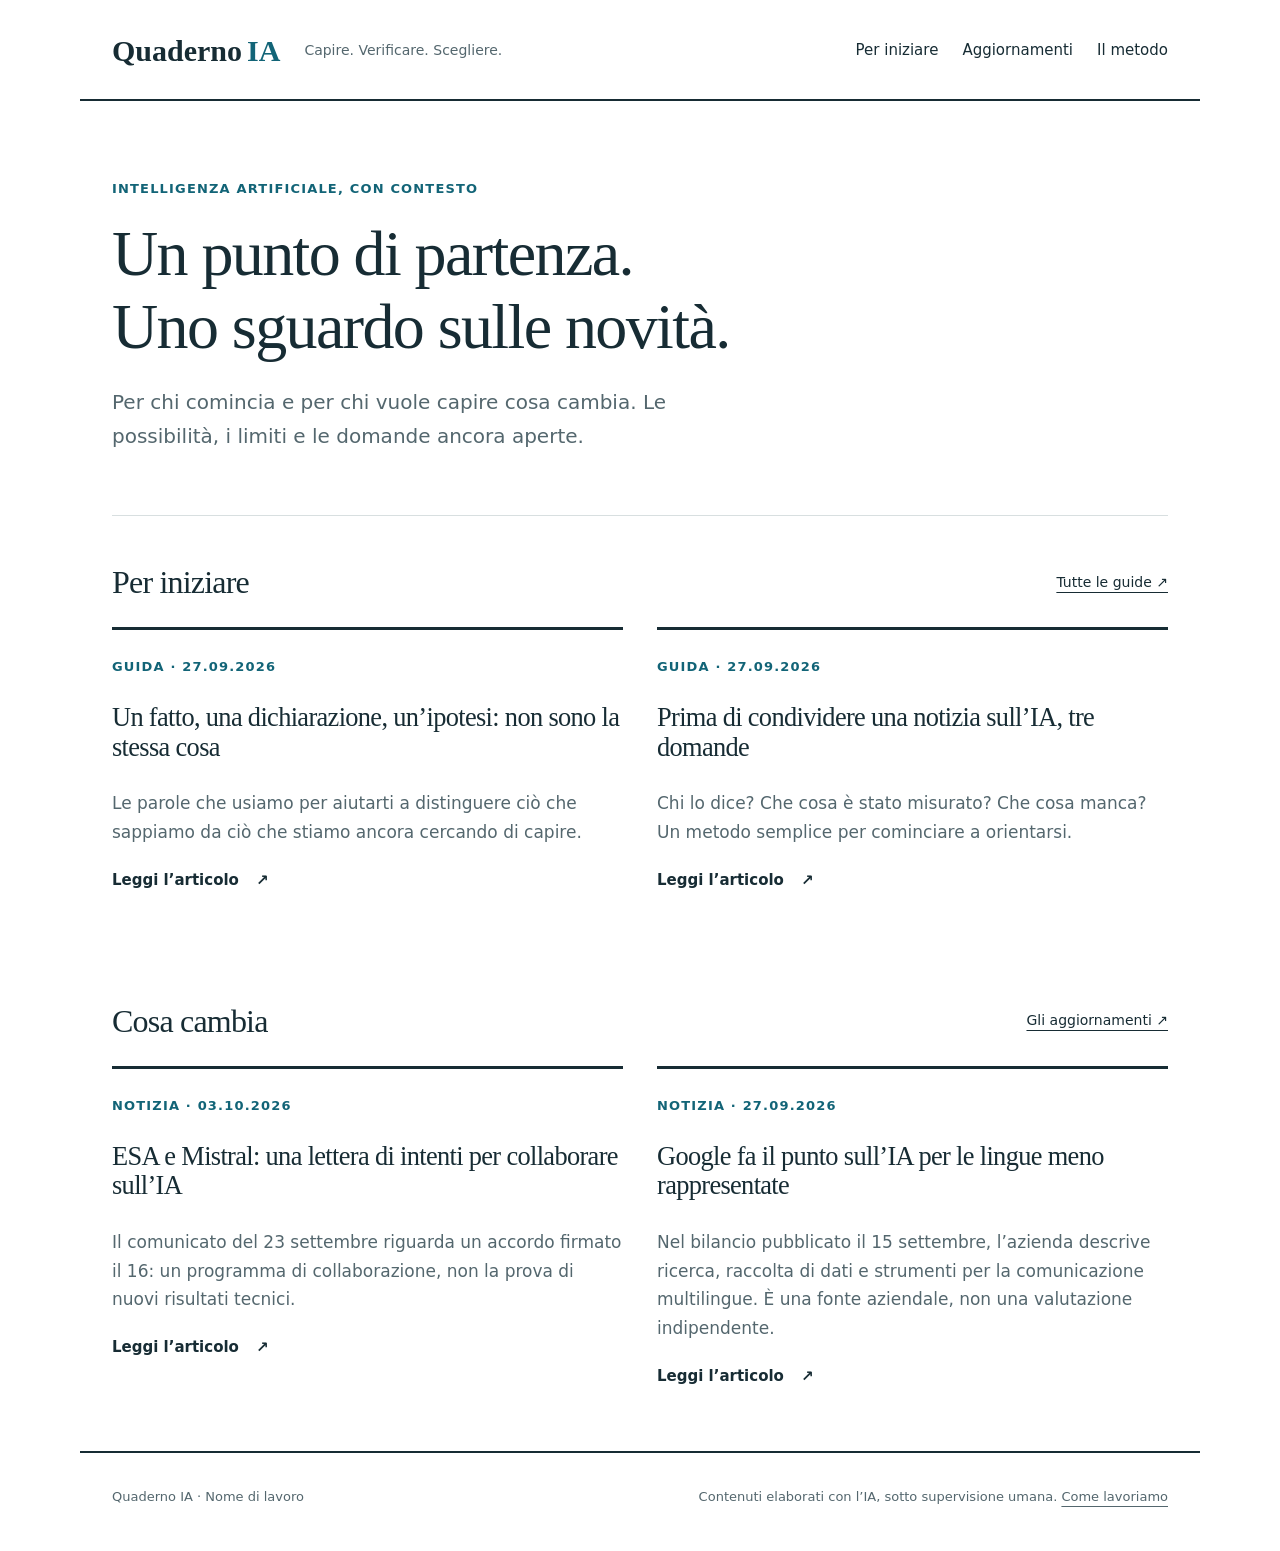
<file: index.html>
<!doctype html><html lang="it"><head><meta charset="utf-8"><meta name="viewport" content="width=device-width,initial-scale=1"><title>Fatti e strumenti per orientarsi · Quaderno IA</title><meta name="description" content="Guide e aggiornamenti per capire l’intelligenza artificiale, con fatti, contesto e fonti."><link rel="icon" href="./favicon.svg"><link rel="stylesheet" href="./style.css"></head><body><a class="skip" href="#contenuto">Vai al contenuto</a><header><a class="brand" href="./index.html">Quaderno<span>IA</span></a><p>Capire. Verificare. Scegliere.</p><nav aria-label="Navigazione principale"><a href="./guide.html">Per iniziare</a><a href="./aggiornamenti.html">Aggiornamenti</a><a href="./metodo.html">Il metodo</a></nav></header><main id="contenuto"><section class="intro"><p class="eyebrow">INTELLIGENZA ARTIFICIALE, CON CONTESTO</p><h1>Un punto di partenza.<br>Uno sguardo sulle novità.</h1><p>Per chi comincia e per chi vuole capire cosa cambia. Le possibilità, i limiti e le domande ancora aperte.</p></section><section class="section"><div class="section-title"><h2>Per iniziare</h2><a href="guide.html">Tutte le guide ↗</a></div><div class="grid"><article class="card"><p class="eyebrow">Guida · <time datetime="2026-09-27">27.09.2026</time></p><h3><a href="articoli/fatti-ipotesi.html">Un fatto, una dichiarazione, un’ipotesi: non sono la stessa cosa</a></h3><p>Le parole che usiamo per aiutarti a distinguere ciò che sappiamo da ciò che stiamo ancora cercando di capire.</p><a class="read" href="articoli/fatti-ipotesi.html">Leggi l’articolo <span aria-hidden="true">↗</span></a></article><article class="card"><p class="eyebrow">Guida · <time datetime="2026-09-27">27.09.2026</time></p><h3><a href="articoli/leggere-notizia-ia.html">Prima di condividere una notizia sull’IA, tre domande</a></h3><p>Chi lo dice? Che cosa è stato misurato? Che cosa manca? Un metodo semplice per cominciare a orientarsi.</p><a class="read" href="articoli/leggere-notizia-ia.html">Leggi l’articolo <span aria-hidden="true">↗</span></a></article></div></section><section class="section"><div class="section-title"><h2>Cosa cambia</h2><a href="aggiornamenti.html">Gli aggiornamenti ↗</a></div><div class="grid"><article class="card"><p class="eyebrow">Notizia · <time datetime="2026-10-03">03.10.2026</time></p><h3><a href="articoli/esa-mistral-lettera-intenti.html">ESA e Mistral: una lettera di intenti per collaborare sull’IA</a></h3><p>Il comunicato del 23 settembre riguarda un accordo firmato il 16: un programma di collaborazione, non la prova di nuovi risultati tecnici.</p><a class="read" href="articoli/esa-mistral-lettera-intenti.html">Leggi l’articolo <span aria-hidden="true">↗</span></a></article><article class="card"><p class="eyebrow">Notizia · <time datetime="2026-09-27">27.09.2026</time></p><h3><a href="articoli/google-lingue-settembre.html">Google fa il punto sull’IA per le lingue meno rappresentate</a></h3><p>Nel bilancio pubblicato il 15 settembre, l’azienda descrive ricerca, raccolta di dati e strumenti per la comunicazione multilingue. È una fonte aziendale, non una valutazione indipendente.</p><a class="read" href="articoli/google-lingue-settembre.html">Leggi l’articolo <span aria-hidden="true">↗</span></a></article></div></section></main><footer><p>Quaderno IA · Nome di lavoro</p><p>Contenuti elaborati con l’IA, sotto supervisione umana. <a href="./metodo.html">Come lavoriamo</a></p></footer></body></html>
</file>
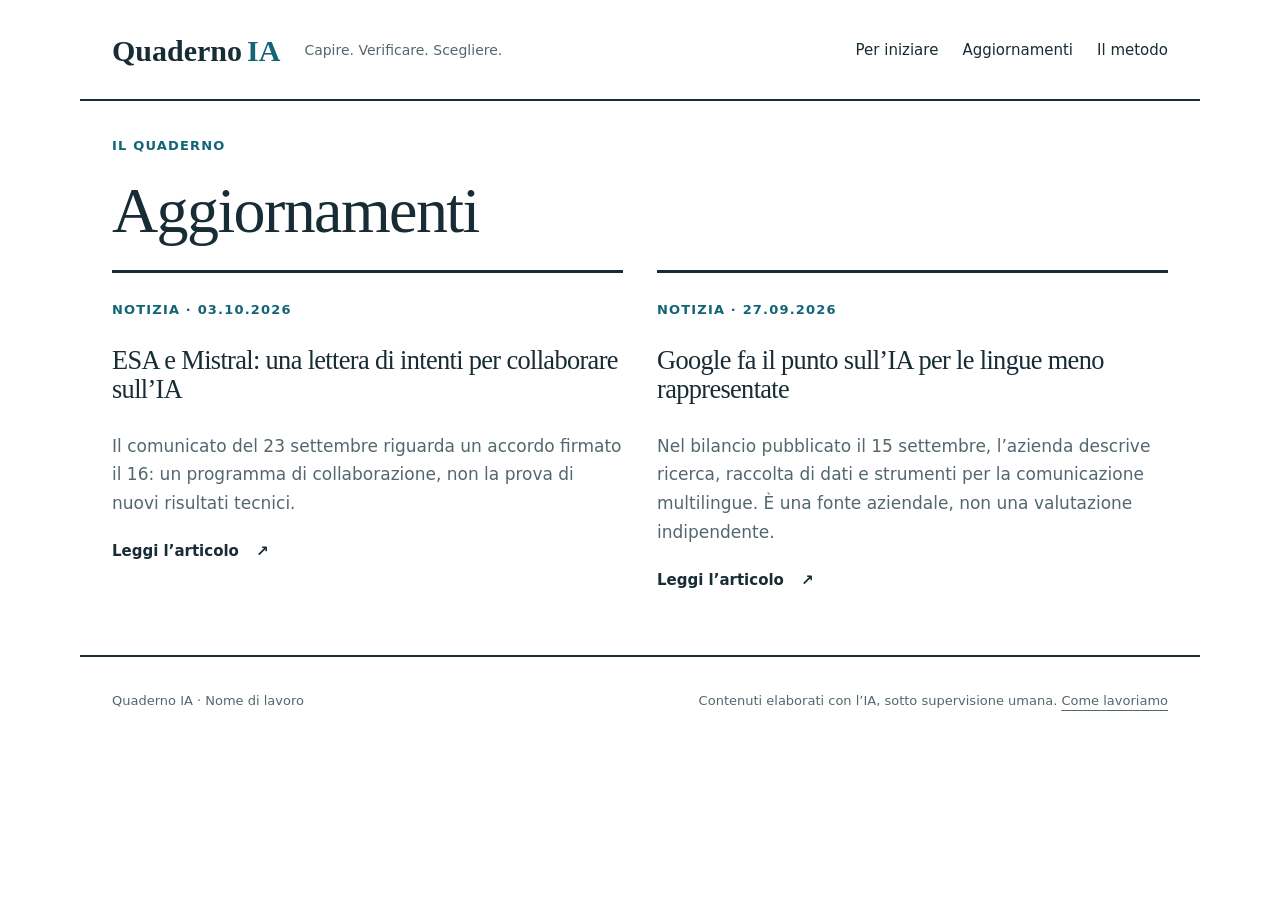
<file: aggiornamenti.html>
<!doctype html><html lang="it"><head><meta charset="utf-8"><meta name="viewport" content="width=device-width,initial-scale=1"><title>Aggiornamenti · Quaderno IA</title><meta name="description" content="Guide e aggiornamenti per capire l’intelligenza artificiale, con fatti, contesto e fonti."><link rel="icon" href="./favicon.svg"><link rel="stylesheet" href="./style.css"></head><body><a class="skip" href="#contenuto">Vai al contenuto</a><header><a class="brand" href="./index.html">Quaderno<span>IA</span></a><p>Capire. Verificare. Scegliere.</p><nav aria-label="Navigazione principale"><a href="./guide.html">Per iniziare</a><a href="./aggiornamenti.html">Aggiornamenti</a><a href="./metodo.html">Il metodo</a></nav></header><main id="contenuto"><section class="section"><p class="eyebrow">IL QUADERNO</p><h1>Aggiornamenti</h1><div class="grid"><article class="card"><p class="eyebrow">Notizia · <time datetime="2026-10-03">03.10.2026</time></p><h3><a href="articoli/esa-mistral-lettera-intenti.html">ESA e Mistral: una lettera di intenti per collaborare sull’IA</a></h3><p>Il comunicato del 23 settembre riguarda un accordo firmato il 16: un programma di collaborazione, non la prova di nuovi risultati tecnici.</p><a class="read" href="articoli/esa-mistral-lettera-intenti.html">Leggi l’articolo <span aria-hidden="true">↗</span></a></article><article class="card"><p class="eyebrow">Notizia · <time datetime="2026-09-27">27.09.2026</time></p><h3><a href="articoli/google-lingue-settembre.html">Google fa il punto sull’IA per le lingue meno rappresentate</a></h3><p>Nel bilancio pubblicato il 15 settembre, l’azienda descrive ricerca, raccolta di dati e strumenti per la comunicazione multilingue. È una fonte aziendale, non una valutazione indipendente.</p><a class="read" href="articoli/google-lingue-settembre.html">Leggi l’articolo <span aria-hidden="true">↗</span></a></article></div></section></main><footer><p>Quaderno IA · Nome di lavoro</p><p>Contenuti elaborati con l’IA, sotto supervisione umana. <a href="./metodo.html">Come lavoriamo</a></p></footer></body></html>
</file>
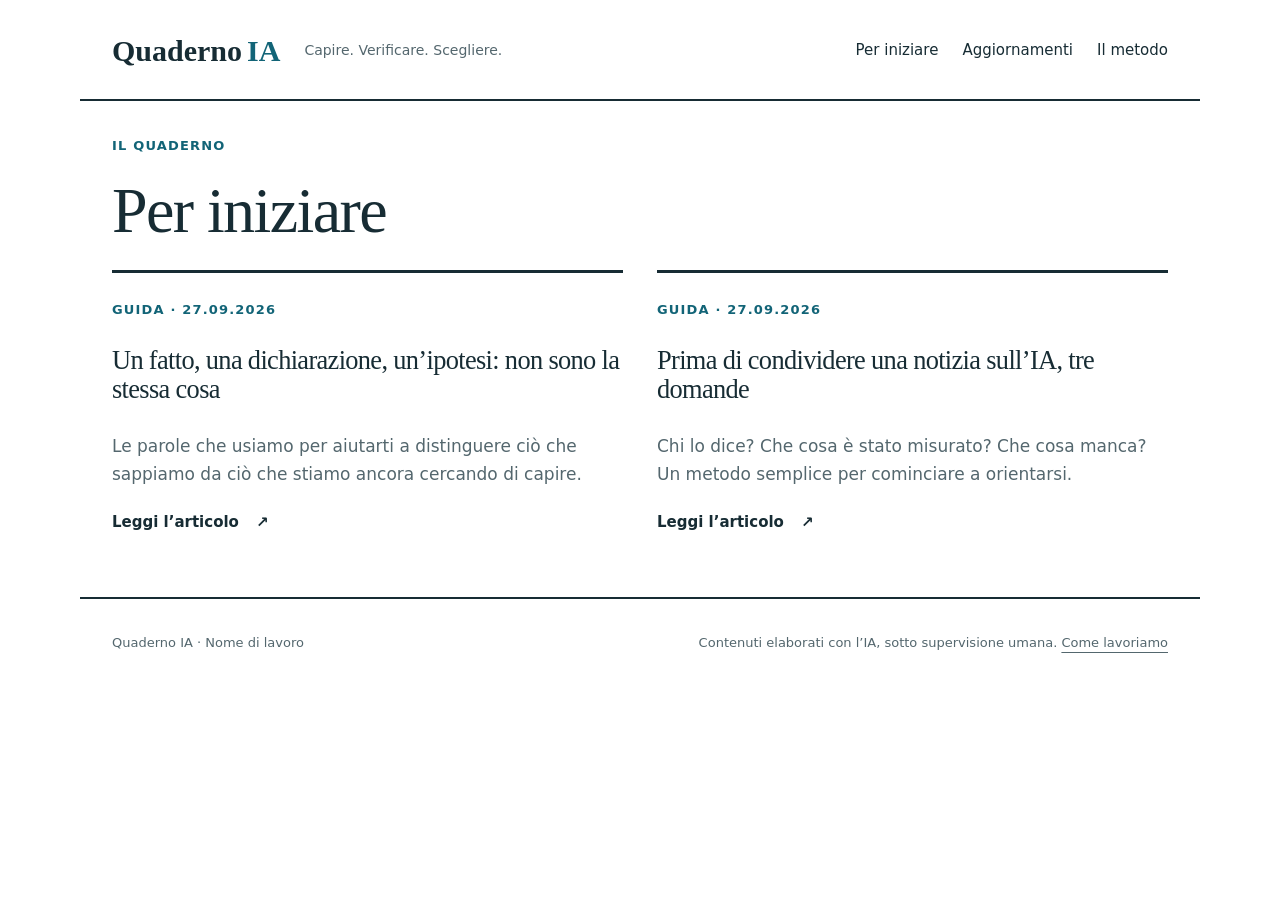
<file: guide.html>
<!doctype html><html lang="it"><head><meta charset="utf-8"><meta name="viewport" content="width=device-width,initial-scale=1"><title>Per iniziare · Quaderno IA</title><meta name="description" content="Guide e aggiornamenti per capire l’intelligenza artificiale, con fatti, contesto e fonti."><link rel="icon" href="./favicon.svg"><link rel="stylesheet" href="./style.css"></head><body><a class="skip" href="#contenuto">Vai al contenuto</a><header><a class="brand" href="./index.html">Quaderno<span>IA</span></a><p>Capire. Verificare. Scegliere.</p><nav aria-label="Navigazione principale"><a href="./guide.html">Per iniziare</a><a href="./aggiornamenti.html">Aggiornamenti</a><a href="./metodo.html">Il metodo</a></nav></header><main id="contenuto"><section class="section"><p class="eyebrow">IL QUADERNO</p><h1>Per iniziare</h1><div class="grid"><article class="card"><p class="eyebrow">Guida · <time datetime="2026-09-27">27.09.2026</time></p><h3><a href="articoli/fatti-ipotesi.html">Un fatto, una dichiarazione, un’ipotesi: non sono la stessa cosa</a></h3><p>Le parole che usiamo per aiutarti a distinguere ciò che sappiamo da ciò che stiamo ancora cercando di capire.</p><a class="read" href="articoli/fatti-ipotesi.html">Leggi l’articolo <span aria-hidden="true">↗</span></a></article><article class="card"><p class="eyebrow">Guida · <time datetime="2026-09-27">27.09.2026</time></p><h3><a href="articoli/leggere-notizia-ia.html">Prima di condividere una notizia sull’IA, tre domande</a></h3><p>Chi lo dice? Che cosa è stato misurato? Che cosa manca? Un metodo semplice per cominciare a orientarsi.</p><a class="read" href="articoli/leggere-notizia-ia.html">Leggi l’articolo <span aria-hidden="true">↗</span></a></article></div></section></main><footer><p>Quaderno IA · Nome di lavoro</p><p>Contenuti elaborati con l’IA, sotto supervisione umana. <a href="./metodo.html">Come lavoriamo</a></p></footer></body></html>
</file>
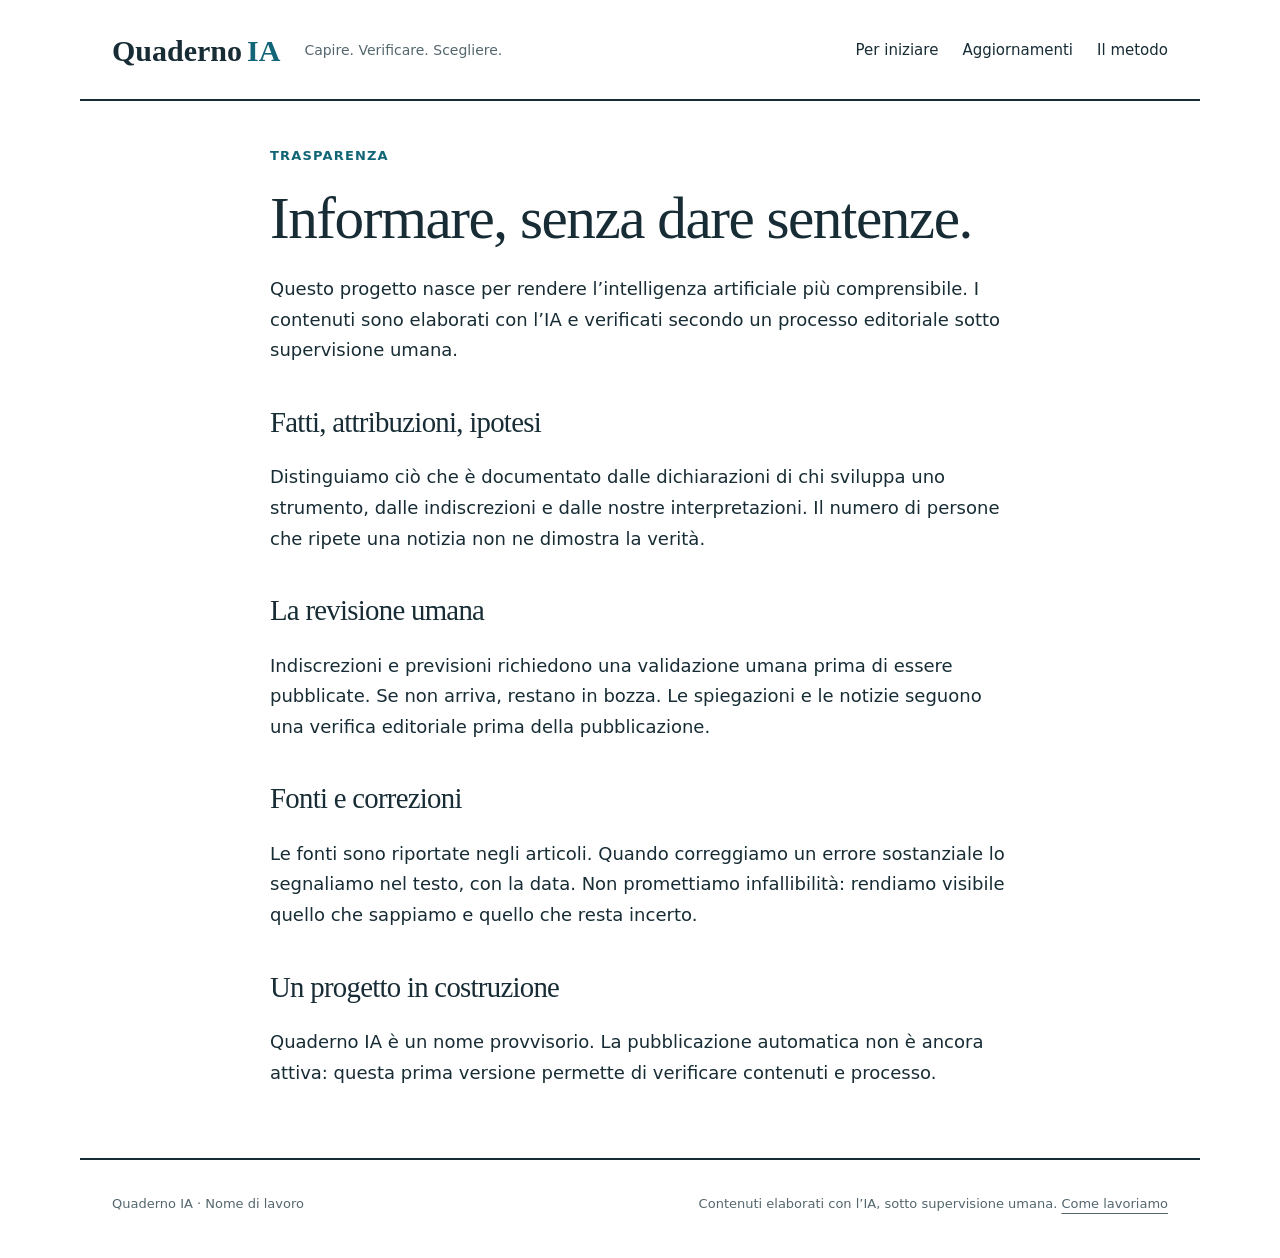
<file: metodo.html>
<!doctype html><html lang="it"><head><meta charset="utf-8"><meta name="viewport" content="width=device-width,initial-scale=1"><title>Il nostro metodo · Quaderno IA</title><meta name="description" content="Guide e aggiornamenti per capire l’intelligenza artificiale, con fatti, contesto e fonti."><link rel="icon" href="./favicon.svg"><link rel="stylesheet" href="./style.css"></head><body><a class="skip" href="#contenuto">Vai al contenuto</a><header><a class="brand" href="./index.html">Quaderno<span>IA</span></a><p>Capire. Verificare. Scegliere.</p><nav aria-label="Navigazione principale"><a href="./guide.html">Per iniziare</a><a href="./aggiornamenti.html">Aggiornamenti</a><a href="./metodo.html">Il metodo</a></nav></header><main id="contenuto"><article class="prose"><p class="eyebrow">TRASPARENZA</p><h1>Informare, senza dare sentenze.</h1><p>Questo progetto nasce per rendere l’intelligenza artificiale più comprensibile. I contenuti sono elaborati con l’IA e verificati secondo un processo editoriale sotto supervisione umana.</p><h2>Fatti, attribuzioni, ipotesi</h2><p>Distinguiamo ciò che è documentato dalle dichiarazioni di chi sviluppa uno strumento, dalle indiscrezioni e dalle nostre interpretazioni. Il numero di persone che ripete una notizia non ne dimostra la verità.</p><h2>La revisione umana</h2><p>Indiscrezioni e previsioni richiedono una validazione umana prima di essere pubblicate. Se non arriva, restano in bozza. Le spiegazioni e le notizie seguono una verifica editoriale prima della pubblicazione.</p><h2>Fonti e correzioni</h2><p>Le fonti sono riportate negli articoli. Quando correggiamo un errore sostanziale lo segnaliamo nel testo, con la data. Non promettiamo infallibilità: rendiamo visibile quello che sappiamo e quello che resta incerto.</p><h2>Un progetto in costruzione</h2><p>Quaderno IA è un nome provvisorio. La pubblicazione automatica non è ancora attiva: questa prima versione permette di verificare contenuti e processo.</p></article></main><footer><p>Quaderno IA · Nome di lavoro</p><p>Contenuti elaborati con l’IA, sotto supervisione umana. <a href="./metodo.html">Come lavoriamo</a></p></footer></body></html>
</file>
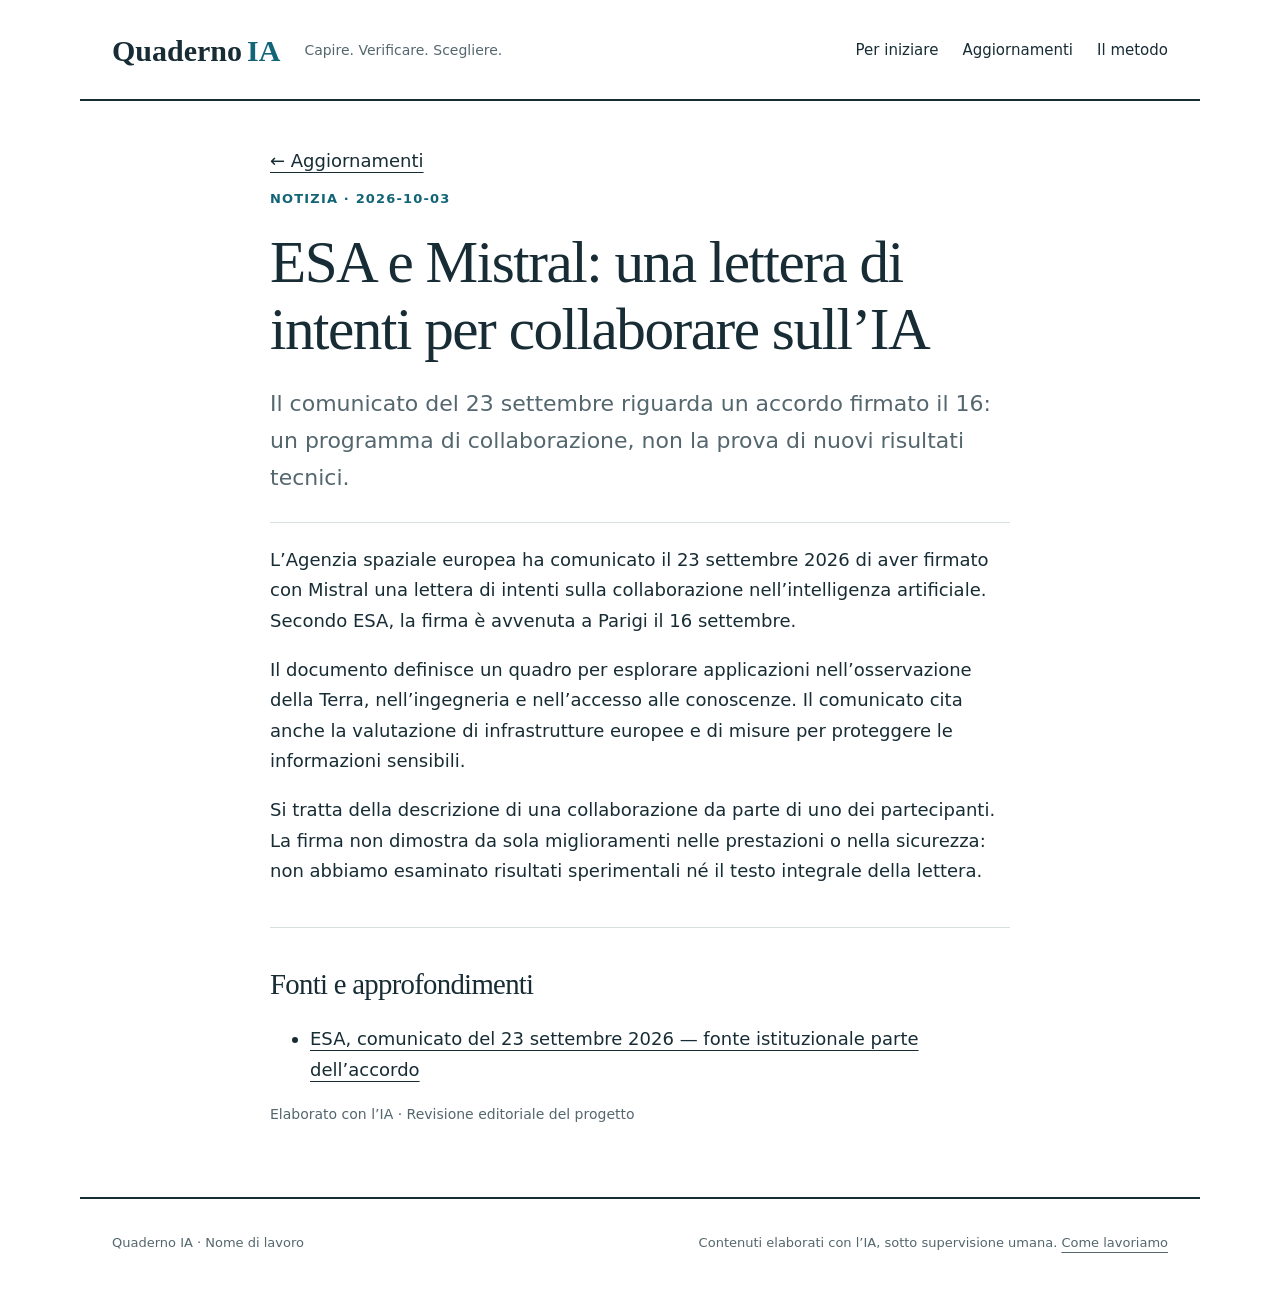
<file: articoli/esa-mistral-lettera-intenti.html>
<!doctype html><html lang="it"><head><meta charset="utf-8"><meta name="viewport" content="width=device-width,initial-scale=1"><title>ESA e Mistral: una lettera di intenti per collaborare sull’IA · Quaderno IA</title><meta name="description" content="Guide e aggiornamenti per capire l’intelligenza artificiale, con fatti, contesto e fonti."><link rel="icon" href="../favicon.svg"><link rel="stylesheet" href="../style.css"></head><body><a class="skip" href="#contenuto">Vai al contenuto</a><header><a class="brand" href="../index.html">Quaderno<span>IA</span></a><p>Capire. Verificare. Scegliere.</p><nav aria-label="Navigazione principale"><a href="../guide.html">Per iniziare</a><a href="../aggiornamenti.html">Aggiornamenti</a><a href="../metodo.html">Il metodo</a></nav></header><main id="contenuto"><article class="prose"><a href="../aggiornamenti.html">← Aggiornamenti</a><p class="eyebrow">Notizia · 2026-10-03</p><h1>ESA e Mistral: una lettera di intenti per collaborare sull’IA</h1><p class="lead">Il comunicato del 23 settembre riguarda un accordo firmato il 16: un programma di collaborazione, non la prova di nuovi risultati tecnici.</p><p>L’Agenzia spaziale europea ha comunicato il 23 settembre 2026 di aver firmato con Mistral una lettera di intenti sulla collaborazione nell’intelligenza artificiale. Secondo ESA, la firma è avvenuta a Parigi il 16 settembre.</p><p>Il documento definisce un quadro per esplorare applicazioni nell’osservazione della Terra, nell’ingegneria e nell’accesso alle conoscenze. Il comunicato cita anche la valutazione di infrastrutture europee e di misure per proteggere le informazioni sensibili.</p><p>Si tratta della descrizione di una collaborazione da parte di uno dei partecipanti. La firma non dimostra da sola miglioramenti nelle prestazioni o nella sicurezza: non abbiamo esaminato risultati sperimentali né il testo integrale della lettera.</p><section class="sources"><h2>Fonti e approfondimenti</h2><ul><li><a href="https://www.esa.int/Newsroom/Press_Releases/ESA_and_Mistral_strengthen_cooperation_on_artificial_intelligence" rel="noreferrer">ESA, comunicato del 23 settembre 2026 — fonte istituzionale parte dell’accordo</a></li></ul></section><p class="byline">Elaborato con l’IA · Revisione editoriale del progetto</p></article></main><footer><p>Quaderno IA · Nome di lavoro</p><p>Contenuti elaborati con l’IA, sotto supervisione umana. <a href="../metodo.html">Come lavoriamo</a></p></footer></body></html>
</file>
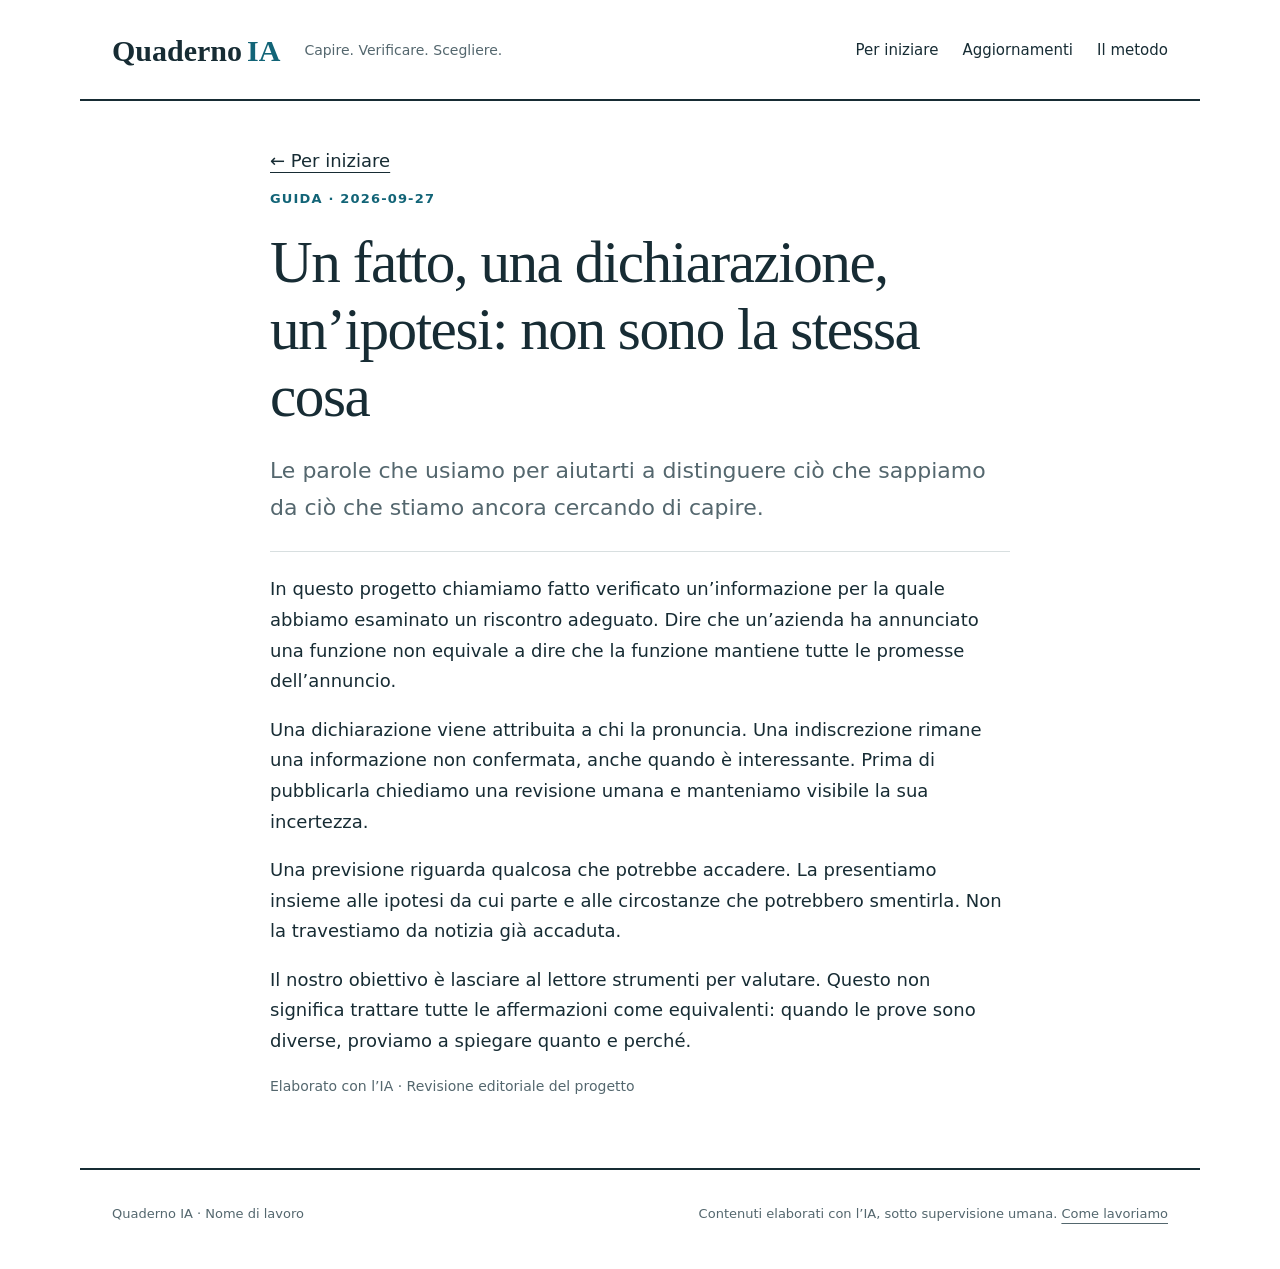
<file: articoli/fatti-ipotesi.html>
<!doctype html><html lang="it"><head><meta charset="utf-8"><meta name="viewport" content="width=device-width,initial-scale=1"><title>Un fatto, una dichiarazione, un’ipotesi: non sono la stessa cosa · Quaderno IA</title><meta name="description" content="Guide e aggiornamenti per capire l’intelligenza artificiale, con fatti, contesto e fonti."><link rel="icon" href="../favicon.svg"><link rel="stylesheet" href="../style.css"></head><body><a class="skip" href="#contenuto">Vai al contenuto</a><header><a class="brand" href="../index.html">Quaderno<span>IA</span></a><p>Capire. Verificare. Scegliere.</p><nav aria-label="Navigazione principale"><a href="../guide.html">Per iniziare</a><a href="../aggiornamenti.html">Aggiornamenti</a><a href="../metodo.html">Il metodo</a></nav></header><main id="contenuto"><article class="prose"><a href="../guide.html">← Per iniziare</a><p class="eyebrow">Guida · 2026-09-27</p><h1>Un fatto, una dichiarazione, un’ipotesi: non sono la stessa cosa</h1><p class="lead">Le parole che usiamo per aiutarti a distinguere ciò che sappiamo da ciò che stiamo ancora cercando di capire.</p><p>In questo progetto chiamiamo fatto verificato un’informazione per la quale abbiamo esaminato un riscontro adeguato. Dire che un’azienda ha annunciato una funzione non equivale a dire che la funzione mantiene tutte le promesse dell’annuncio.</p><p>Una dichiarazione viene attribuita a chi la pronuncia. Una indiscrezione rimane una informazione non confermata, anche quando è interessante. Prima di pubblicarla chiediamo una revisione umana e manteniamo visibile la sua incertezza.</p><p>Una previsione riguarda qualcosa che potrebbe accadere. La presentiamo insieme alle ipotesi da cui parte e alle circostanze che potrebbero smentirla. Non la travestiamo da notizia già accaduta.</p><p>Il nostro obiettivo è lasciare al lettore strumenti per valutare. Questo non significa trattare tutte le affermazioni come equivalenti: quando le prove sono diverse, proviamo a spiegare quanto e perché.</p><p class="byline">Elaborato con l’IA · Revisione editoriale del progetto</p></article></main><footer><p>Quaderno IA · Nome di lavoro</p><p>Contenuti elaborati con l’IA, sotto supervisione umana. <a href="../metodo.html">Come lavoriamo</a></p></footer></body></html>
</file>
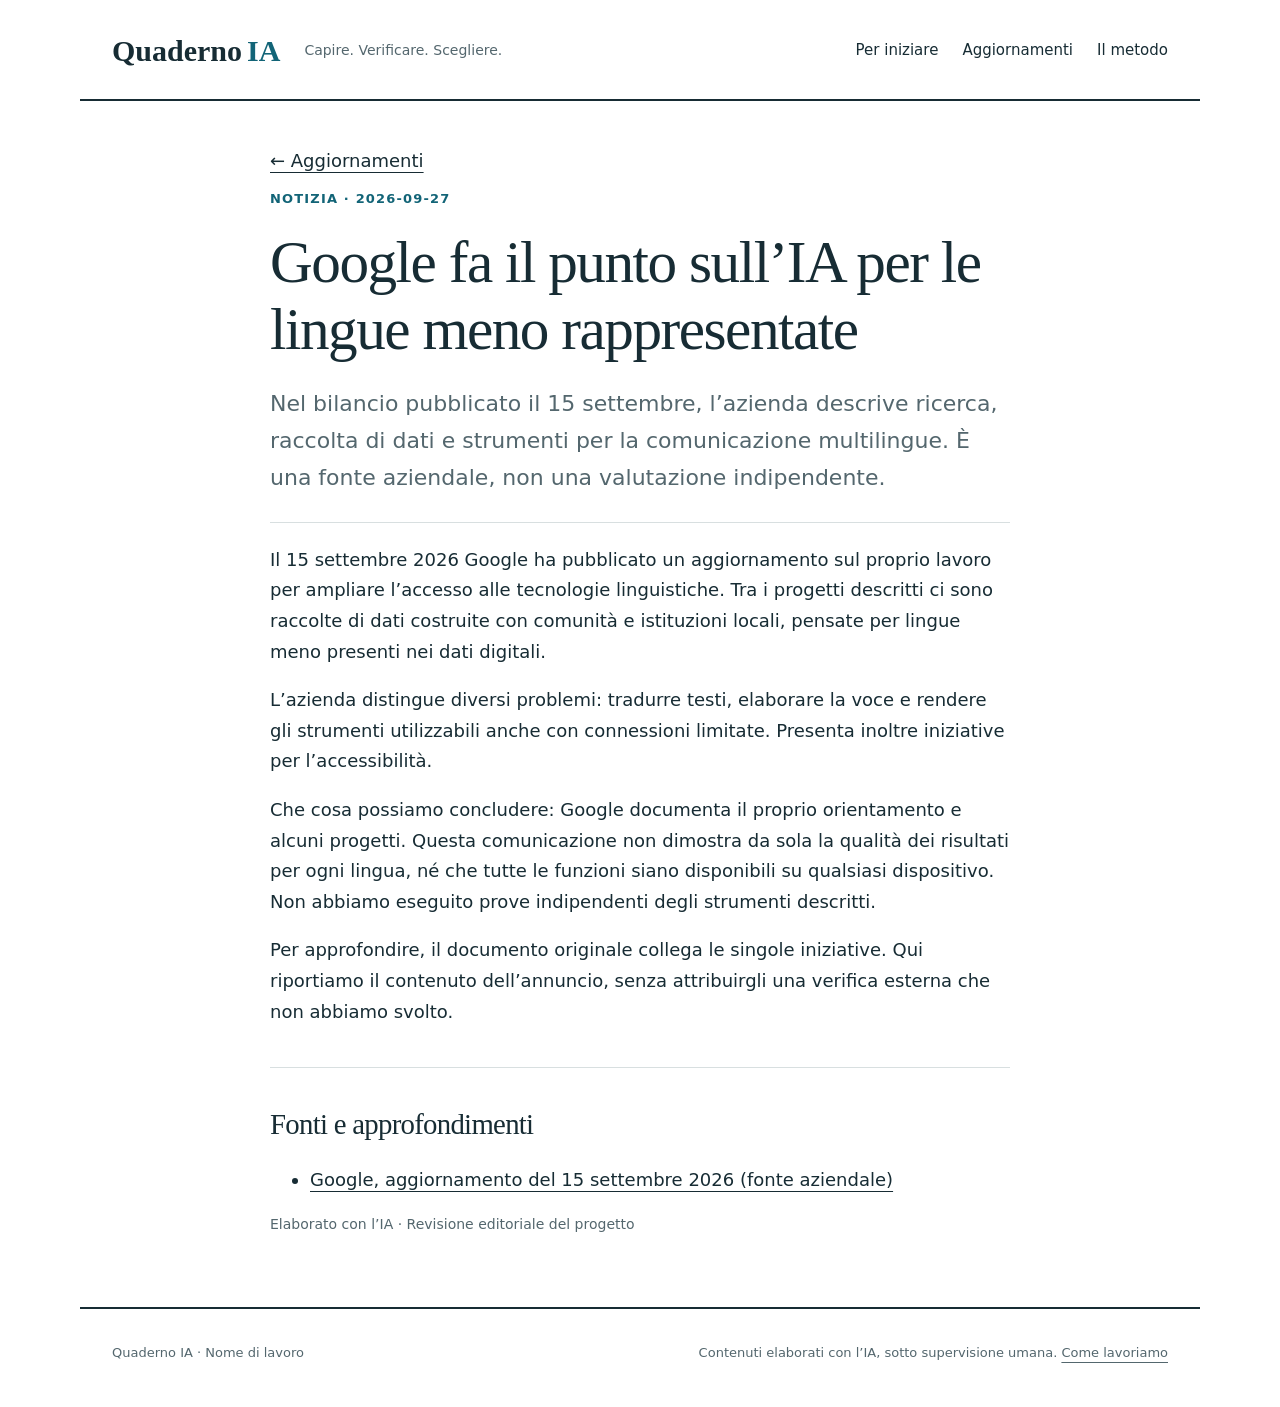
<file: articoli/google-lingue-settembre.html>
<!doctype html><html lang="it"><head><meta charset="utf-8"><meta name="viewport" content="width=device-width,initial-scale=1"><title>Google fa il punto sull’IA per le lingue meno rappresentate · Quaderno IA</title><meta name="description" content="Guide e aggiornamenti per capire l’intelligenza artificiale, con fatti, contesto e fonti."><link rel="icon" href="../favicon.svg"><link rel="stylesheet" href="../style.css"></head><body><a class="skip" href="#contenuto">Vai al contenuto</a><header><a class="brand" href="../index.html">Quaderno<span>IA</span></a><p>Capire. Verificare. Scegliere.</p><nav aria-label="Navigazione principale"><a href="../guide.html">Per iniziare</a><a href="../aggiornamenti.html">Aggiornamenti</a><a href="../metodo.html">Il metodo</a></nav></header><main id="contenuto"><article class="prose"><a href="../aggiornamenti.html">← Aggiornamenti</a><p class="eyebrow">Notizia · 2026-09-27</p><h1>Google fa il punto sull’IA per le lingue meno rappresentate</h1><p class="lead">Nel bilancio pubblicato il 15 settembre, l’azienda descrive ricerca, raccolta di dati e strumenti per la comunicazione multilingue. È una fonte aziendale, non una valutazione indipendente.</p><p>Il 15 settembre 2026 Google ha pubblicato un aggiornamento sul proprio lavoro per ampliare l’accesso alle tecnologie linguistiche. Tra i progetti descritti ci sono raccolte di dati costruite con comunità e istituzioni locali, pensate per lingue meno presenti nei dati digitali.</p><p>L’azienda distingue diversi problemi: tradurre testi, elaborare la voce e rendere gli strumenti utilizzabili anche con connessioni limitate. Presenta inoltre iniziative per l’accessibilità.</p><p>Che cosa possiamo concludere: Google documenta il proprio orientamento e alcuni progetti. Questa comunicazione non dimostra da sola la qualità dei risultati per ogni lingua, né che tutte le funzioni siano disponibili su qualsiasi dispositivo. Non abbiamo eseguito prove indipendenti degli strumenti descritti.</p><p>Per approfondire, il documento originale collega le singole iniziative. Qui riportiamo il contenuto dell’annuncio, senza attribuirgli una verifica esterna che non abbiamo svolto.</p><section class="sources"><h2>Fonti e approfondimenti</h2><ul><li><a href="https://blog.google/innovation-and-ai/technology/ai/ai-for-every-language/" rel="noreferrer">Google, aggiornamento del 15 settembre 2026 (fonte aziendale)</a></li></ul></section><p class="byline">Elaborato con l’IA · Revisione editoriale del progetto</p></article></main><footer><p>Quaderno IA · Nome di lavoro</p><p>Contenuti elaborati con l’IA, sotto supervisione umana. <a href="../metodo.html">Come lavoriamo</a></p></footer></body></html>
</file>
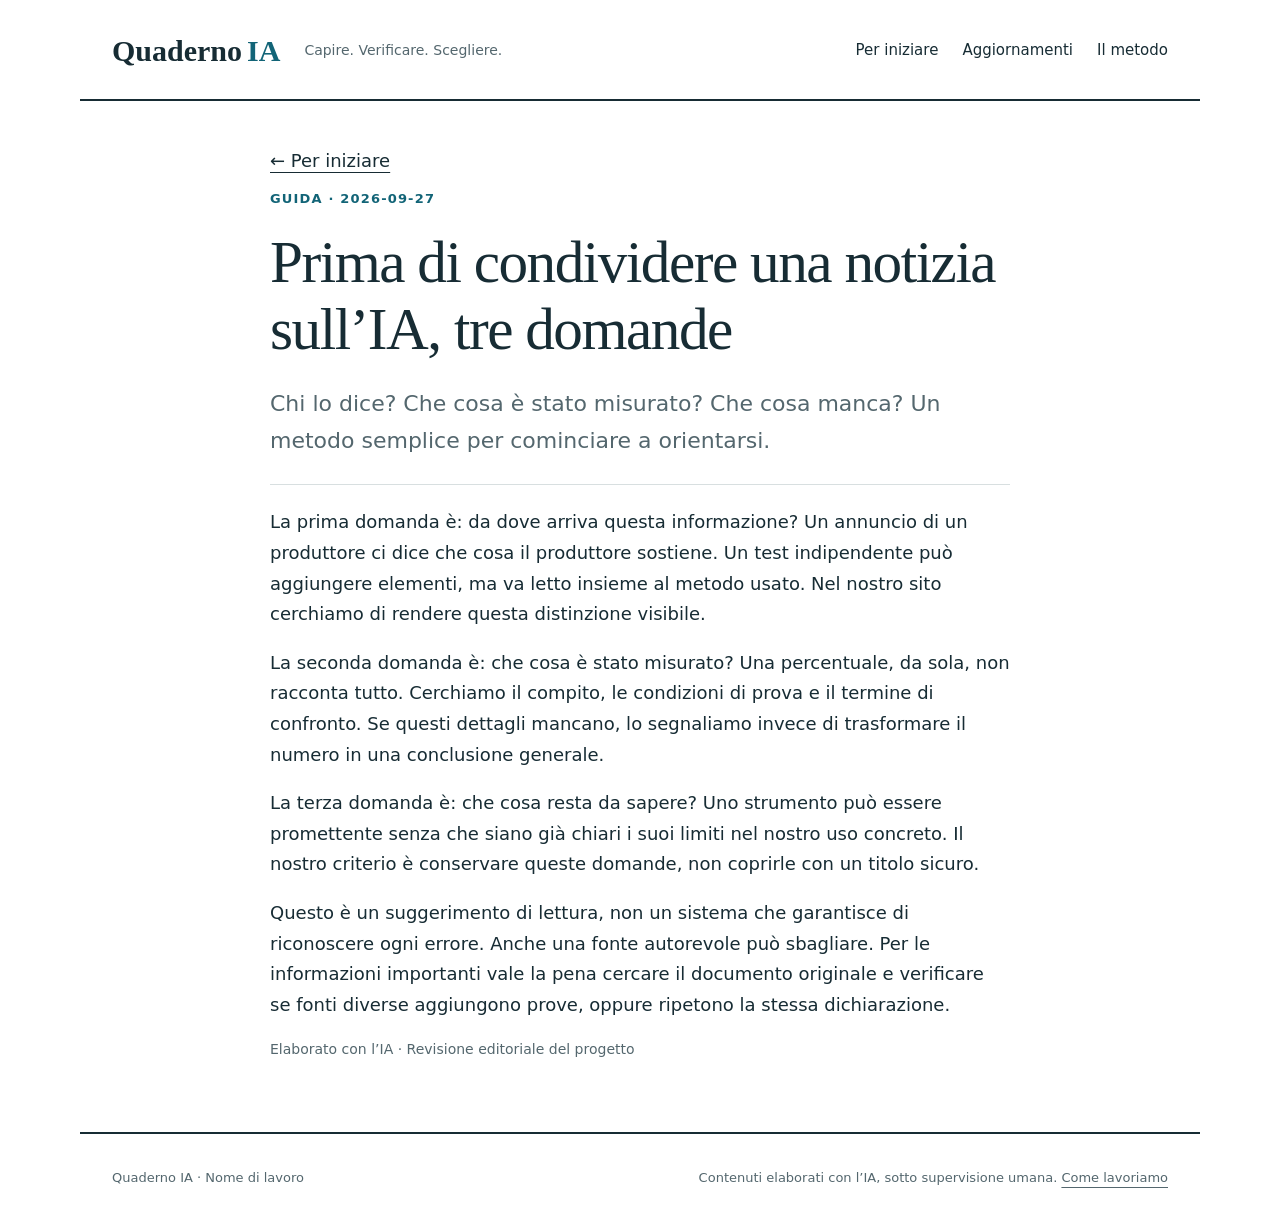
<file: articoli/leggere-notizia-ia.html>
<!doctype html><html lang="it"><head><meta charset="utf-8"><meta name="viewport" content="width=device-width,initial-scale=1"><title>Prima di condividere una notizia sull’IA, tre domande · Quaderno IA</title><meta name="description" content="Guide e aggiornamenti per capire l’intelligenza artificiale, con fatti, contesto e fonti."><link rel="icon" href="../favicon.svg"><link rel="stylesheet" href="../style.css"></head><body><a class="skip" href="#contenuto">Vai al contenuto</a><header><a class="brand" href="../index.html">Quaderno<span>IA</span></a><p>Capire. Verificare. Scegliere.</p><nav aria-label="Navigazione principale"><a href="../guide.html">Per iniziare</a><a href="../aggiornamenti.html">Aggiornamenti</a><a href="../metodo.html">Il metodo</a></nav></header><main id="contenuto"><article class="prose"><a href="../guide.html">← Per iniziare</a><p class="eyebrow">Guida · 2026-09-27</p><h1>Prima di condividere una notizia sull’IA, tre domande</h1><p class="lead">Chi lo dice? Che cosa è stato misurato? Che cosa manca? Un metodo semplice per cominciare a orientarsi.</p><p>La prima domanda è: da dove arriva questa informazione? Un annuncio di un produttore ci dice che cosa il produttore sostiene. Un test indipendente può aggiungere elementi, ma va letto insieme al metodo usato. Nel nostro sito cerchiamo di rendere questa distinzione visibile.</p><p>La seconda domanda è: che cosa è stato misurato? Una percentuale, da sola, non racconta tutto. Cerchiamo il compito, le condizioni di prova e il termine di confronto. Se questi dettagli mancano, lo segnaliamo invece di trasformare il numero in una conclusione generale.</p><p>La terza domanda è: che cosa resta da sapere? Uno strumento può essere promettente senza che siano già chiari i suoi limiti nel nostro uso concreto. Il nostro criterio è conservare queste domande, non coprirle con un titolo sicuro.</p><p>Questo è un suggerimento di lettura, non un sistema che garantisce di riconoscere ogni errore. Anche una fonte autorevole può sbagliare. Per le informazioni importanti vale la pena cercare il documento originale e verificare se fonti diverse aggiungono prove, oppure ripetono la stessa dichiarazione.</p><p class="byline">Elaborato con l’IA · Revisione editoriale del progetto</p></article></main><footer><p>Quaderno IA · Nome di lavoro</p><p>Contenuti elaborati con l’IA, sotto supervisione umana. <a href="../metodo.html">Come lavoriamo</a></p></footer></body></html>
</file>
<file: style.css>
:root{color-scheme:light;--ink:#172c34;--accent:#126477;--line:#d8dfe0;--paper:#fff;--muted:#54676e}*{box-sizing:border-box}body{margin:0;background:var(--paper);color:var(--ink);font:18px/1.7 system-ui,sans-serif}a{color:inherit;text-underline-offset:5px}a:hover{color:var(--accent)}a:focus-visible{outline:3px solid #c0810b;outline-offset:5px}.skip{position:absolute;left:12px;top:-100px;background:white;padding:10px;z-index:2}.skip:focus{top:0}header,main,footer{max-width:1120px;margin:auto;padding:0 32px}header{display:flex;align-items:center;gap:24px;flex-wrap:wrap;padding-top:25px;padding-bottom:22px;border-bottom:2px solid var(--ink)}.brand{font:700 30px Georgia,serif;text-decoration:none;white-space:nowrap}.brand span{color:var(--accent);margin-left:5px}header p{font-size:14px;color:var(--muted)}nav{margin-left:auto;display:flex;gap:24px;font-size:15px}nav a{text-decoration:none}.intro{padding:65px 0 42px;border-bottom:1px solid var(--line)}.eyebrow{font:600 13px/1.5 system-ui,sans-serif;letter-spacing:.09em;text-transform:uppercase;color:var(--accent)}h1,h2,h3{font-family:Georgia,serif;line-height:1.13;letter-spacing:-.025em}h1{font-size:clamp(2.5rem,5vw,4.1rem);font-weight:500;margin:20px 0 22px}h2{font-size:2rem;font-weight:500}h3{font-size:1.65rem;font-weight:500}.intro>p:last-child{max-width:650px;color:var(--muted);font-size:20px}.section{padding:22px 0 36px}.section-title{display:flex;align-items:center;justify-content:space-between;gap:16px}.section-title>a{font-size:14px}.grid{display:grid;grid-template-columns:repeat(2,minmax(0,1fr));gap:34px}.card{border-top:3px solid var(--ink);padding:14px 0 24px}.card h3 a{text-decoration:none}.card p:not(.eyebrow){color:var(--muted);font-size:17px}.read{font-size:15px;text-decoration:none;font-weight:600}.read span{margin-left:12px}.empty{grid-column:1/-1;background:#f0f5f6;border-left:4px solid var(--accent);padding:22px 28px}.empty h3{margin:0 0 8px}.empty p{max-width:700px;font-size:16px;margin:0;color:var(--muted)}.prose{max-width:740px;margin:45px auto 70px}.prose h1{font-size:clamp(2.4rem,5vw,3.7rem)}.prose h2{margin-top:40px;font-size:1.8rem}.lead{font-size:22px;color:var(--muted);border-bottom:1px solid var(--line);padding-bottom:25px}.sources,aside{border-top:1px solid var(--line);margin-top:40px}.byline{font-size:14px;color:var(--muted)}footer{border-top:2px solid var(--ink);padding-top:20px;padding-bottom:30px;display:flex;justify-content:space-between;gap:30px;font-size:13px;color:var(--muted)}footer p{max-width:560px}@media(max-width:650px){header,main,footer{padding-left:22px;padding-right:22px}header{gap:8px}header p{display:none}nav{width:100%;margin-top:12px;margin-left:0;gap:20px;flex-wrap:wrap}.intro{padding:35px 0 25px}.grid{grid-template-columns:1fr;gap:12px}.section-title{align-items:baseline}.section-title>a{max-width:110px}.prose{margin-top:30px}footer{display:block}.empty{padding:20px}h1{overflow-wrap:anywhere}}
</file>
